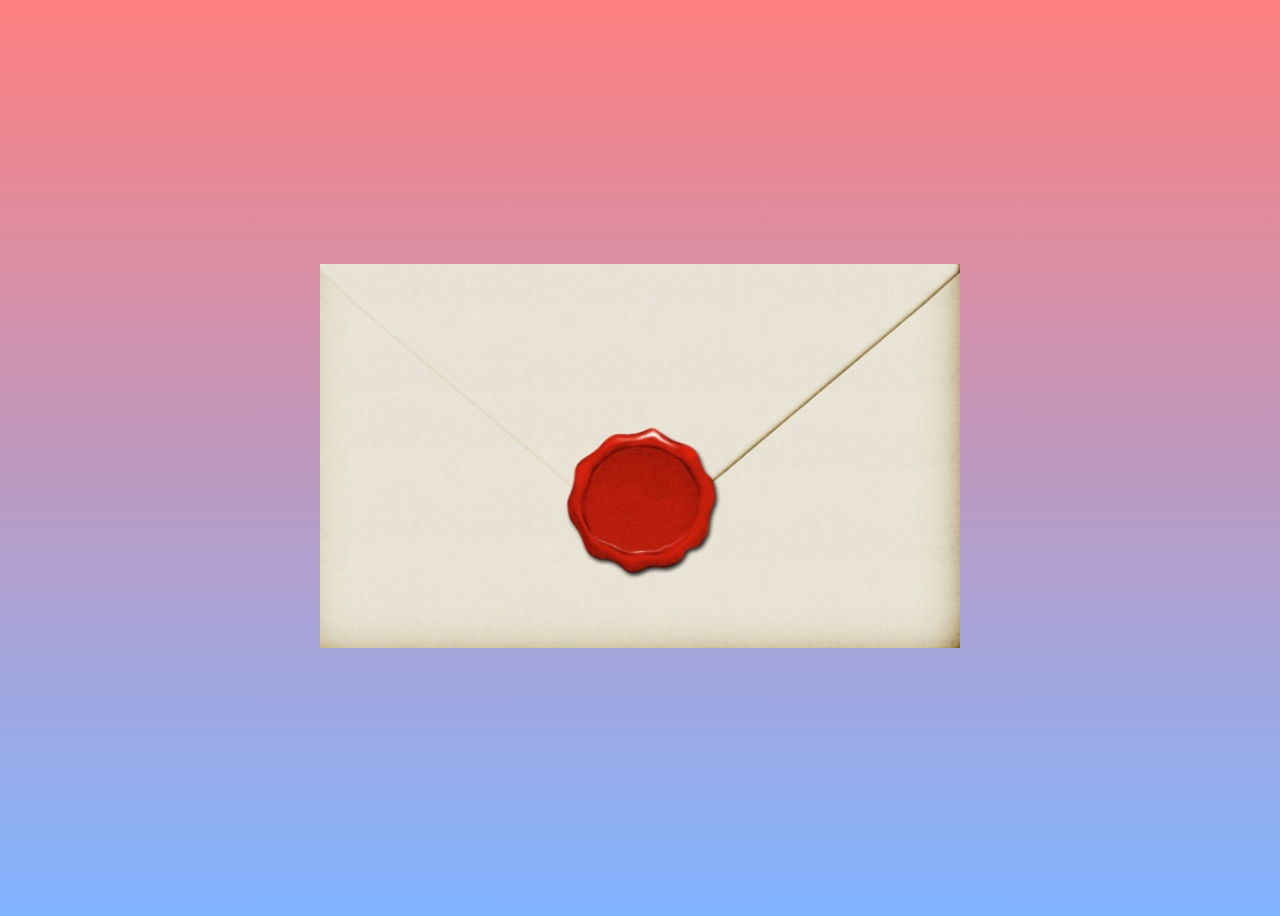
<file: index.html>
<!DOCTYPE html>
<html>

<head>
  <meta charset="UTF-8">
  <title>One Letter</title>
  <meta name="viewport" content="width=device-width, initial-scale=1.0">
  <meta name="description" content="一封信">
  <link rel="icon" type="image/png" href="favicon.ico">
  <link rel="stylesheet" href="css/index.css">
</head>

<body>
  <div id="envelope-wrapper">
    <div id="envelope" onclick="openContentPage()">
      <img src="img/envelope.jpg" alt="点击打开信封">
    </div>
  </div>

  <script src="js/script.js"></script>
</body>

</html>
</file>
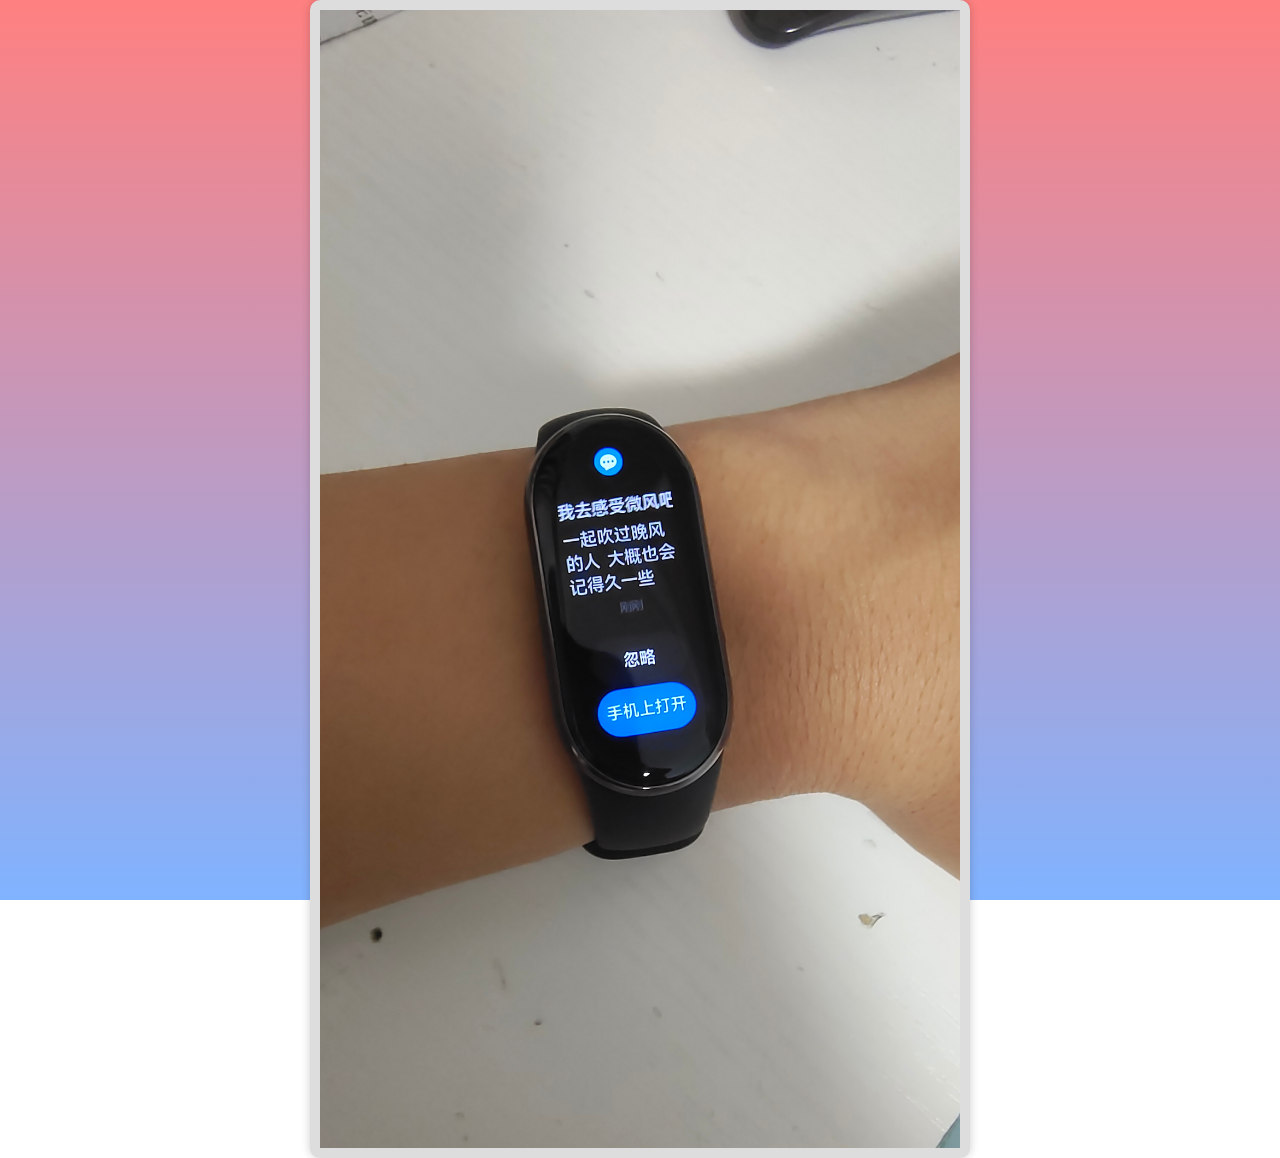
<file: content.html>
<!DOCTYPE html>
<html>

<head>
  <meta charset="UTF-8">
  <title>信封内容</title>
  <meta name="viewport" content="width=device-width, initial-scale=1.0">
  <meta name="description" content="信封内容">
  <link rel="icon" type="image/png" href="favicon.ico">
  <link rel="stylesheet" href="css/content.css">
</head>

<body>
  <div id="content-image-wrapper">
    <img id="content-image" src="img/custom_envelope_content.jpg" alt="自定义信封内容">
  </div>

  <script src="js/script.js" async></script>
  <script src="js/content.js"></script>
</body>

</html>
</file>
<file: css/index.css>
body {
  display: flex;
  justify-content: center;
  align-items: center;
  height: 100vh;
  background: linear-gradient(to bottom, #ff8080, #80b3ff);
  overflow: hidden;
}

#envelope-wrapper {
  display: flex;
  justify-content: center;
  align-items: center;
  width: 50vw;
}

#envelope {
  width: 100%;
  height: auto;
  transition: transform 0.3s;
  cursor: pointer;
}

#envelope img {
  width: 100%;
  height: auto;
}

#envelope:hover {
  transform: scale(1.05);
}

@media (max-width: 600px) {
  #envelope-wrapper {
    width: 100vw;
  }
}
</file>
<file: css/content.css>
body {
  display: flex;
  justify-content: center;
  align-items: center;
  margin: 0;
  overflow-y: scroll;
  background: linear-gradient(to bottom, #ff8080, #80b3ff) fixed;
}

#content-image-wrapper {
  display: flex;
  justify-content: center;
  align-items: center;
  max-width: 50vw;
  width: 100%;
  position: relative;
  border: 10px solid #ddd;
  border-radius: 10px;
  box-shadow: 0 0 10px rgba(0, 0, 0, 0.2);
  background-color: #fff;
  overflow: hidden;
}

#content-image {
  width: 100%;
  height: auto;
  max-height: 100%;
  object-fit: contain;
}

@media (max-width: 600px) {
  #content-image-wrapper {
    max-width: 90vw;
  }
}
</file>
